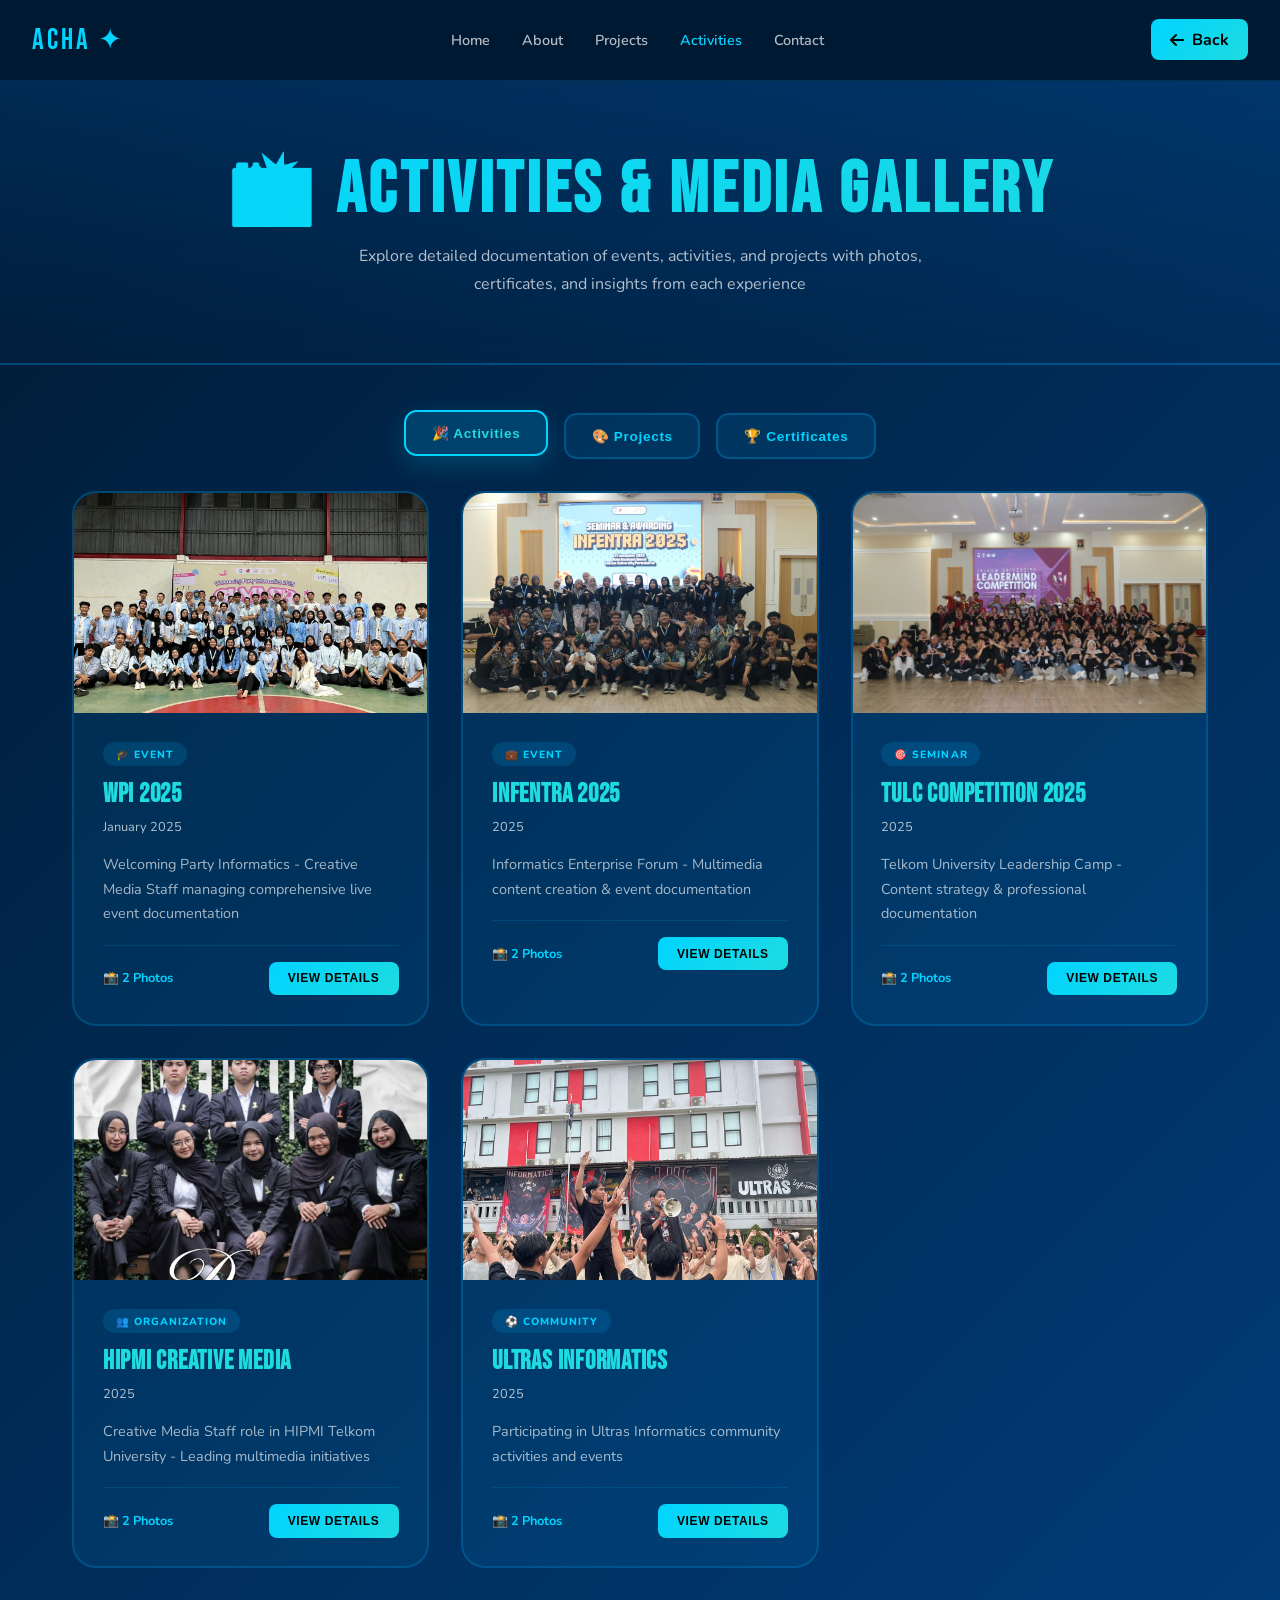
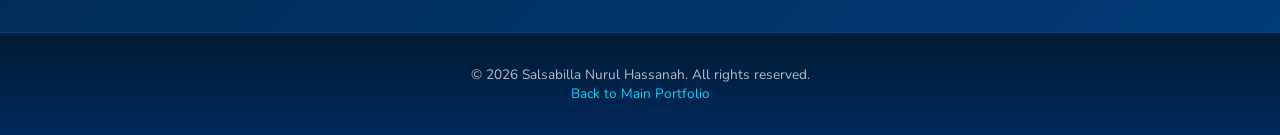
<file: activities-detail.html>
<!DOCTYPE html>
<html lang="en">
<head>
  <meta charset="UTF-8">
  <meta name="viewport" content="width=device-width, initial-scale=1.0">
  <title>Activities & Media Gallery | Salsabilla</title>
  <link rel="preconnect" href="https://fonts.googleapis.com">
  <link rel="preconnect" href="https://fonts.gstatic.com" crossorigin>
  <link href="https://fonts.googleapis.com/css2?family=Bebas+Neue&family=Nunito:wght@400;600;700;800&family=Playfair+Display:wght@700&display=swap" rel="stylesheet">
  <link rel="stylesheet" href="https://cdnjs.cloudflare.com/ajax/libs/font-awesome/6.5.0/css/all.min.css">
  <style>
    * {
      margin: 0;
      padding: 0;
      box-sizing: border-box;
    }
    
    :root {
      --b1: #001a33;
      --b3: #0066CC;
      --b4: #0078D4;
      --b5: #00B4FF;
      --b6: #1EDBE0;
      --sky: #00D4FF;
      --gold: #FFD700;
      --white: #FFFFFF;
      --text-light: rgba(255, 255, 255, 0.7);
    }
    
    html { scroll-behavior: smooth; }
    body {
      font-family: 'Nunito', sans-serif;
      background: linear-gradient(135deg, var(--b1) 0%, #003d7a 100%);
      color: #fff;
      overflow-x: hidden;
      min-height: 100vh;
    }
    
    /* NAVBAR */
    nav {
      display: flex;
      justify-content: space-between;
      align-items: center;
      padding: 1.2rem 2rem;
      background: rgba(0, 26, 51, 0.95);
      border-bottom: 1px solid rgba(0, 180, 255, 0.15);
      position: sticky;
      top: 0;
      z-index: 100;
      backdrop-filter: blur(10px);
    }
    
    .nav-logo {
      font-family: 'Bebas Neue', sans-serif;
      font-size: 1.8rem;
      letter-spacing: 0.1em;
      color: var(--sky);
    }
    
    .nav-links {
      display: flex;
      gap: 2rem;
      list-style: none;
    }
    
    .nav-links a {
      color: var(--text-light);
      text-decoration: none;
      font-weight: 600;
      transition: 0.3s;
      font-size: 0.9rem;
    }
    
    .nav-links a:hover, .nav-links a.active {
      color: var(--sky);
    }
    
    .nav-back {
      padding: 0.6rem 1.2rem;
      background: linear-gradient(135deg, var(--sky), var(--b6));
      border: none;
      border-radius: 0.5rem;
      color: #000;
      font-weight: 700;
      cursor: pointer;
      transition: 0.3s;
      text-decoration: none;
      display: inline-flex;
      align-items: center;
      gap: 0.5rem;
    }
    
    .nav-back:hover {
      transform: translateY(-3px);
      box-shadow: 0 8px 24px rgba(0, 212, 255, 0.4);
    }
    
    /* HEADER */
    .page-header {
      text-align: center;
      padding: 4rem 2rem;
      background: linear-gradient(180deg, rgba(0, 102, 204, 0.2) 0%, transparent 100%);
      border-bottom: 2px solid rgba(0, 180, 255, 0.2);
    }
    
    .page-header h1 {
      font-family: 'Bebas Neue', sans-serif;
      font-size: clamp(2.5rem, 8vw, 4.5rem);
      letter-spacing: 0.05em;
      margin-bottom: 0.5rem;
      background: linear-gradient(135deg, var(--sky), var(--b6));
      -webkit-background-clip: text;
      -webkit-text-fill-color: transparent;
      background-clip: text;
    }
    
    .page-header p {
      font-size: 1rem;
      color: var(--text-light);
      max-width: 600px;
      margin: 0 auto;
      line-height: 1.8;
    }
    
    /* CONTAINER */
    .container {
      max-width: 1200px;
      margin: 0 auto;
      padding: 0 2rem;
    }
    
    /* TAB NAVIGATION */
    .tab-nav {
      display: flex;
      gap: 1rem;
      margin: 3rem 0 2rem;
      flex-wrap: wrap;
      justify-content: center;
    }
    
    .tab-btn {
      padding: 0.8rem 1.6rem;
      background: rgba(0, 180, 255, 0.1);
      border: 2px solid rgba(0, 180, 255, 0.25);
      color: var(--sky);
      border-radius: 0.8rem;
      font-weight: 700;
      cursor: pointer;
      transition: 0.3s;
      font-size: 0.85rem;
      letter-spacing: 0.05em;
    }
    
    .tab-btn:hover, .tab-btn.active {
      border-color: var(--sky);
      background: rgba(0, 180, 255, 0.2);
      color: var(--b6);
      transform: translateY(-3px);
      box-shadow: 0 8px 24px rgba(0, 212, 255, 0.2);
    }
    
    /* TAB CONTENT */
    .tab-content {
      display: none;
      animation: fadeIn 0.5s ease;
    }
    
    .tab-content.active {
      display: block;
    }
    
    @keyframes fadeIn {
      from { opacity: 0; transform: translateY(10px); }
      to { opacity: 1; transform: translateY(0); }
    }
    
    /* ACTIVITY CARDS */
    .activity-showcase {
      display: grid;
      grid-template-columns: repeat(auto-fit, minmax(340px, 1fr));
      gap: 2rem;
      margin-bottom: 3rem;
    }
    
    .activity-card {
      background: rgba(0, 180, 255, 0.08);
      border: 2px solid rgba(0, 180, 255, 0.2);
      border-radius: 1.5rem;
      overflow: hidden;
      transition: 0.4s cubic-bezier(0.4, 0, 0.2, 1);
      cursor: pointer;
      position: relative;
    }
    
    .activity-card:hover {
      border-color: var(--sky);
      transform: translateY(-12px);
      box-shadow: 0 24px 64px rgba(0, 180, 255, 0.25);
    }
    
    .activity-img {
      width: 100%;
      height: 220px;
      background: linear-gradient(135deg, rgba(0, 102, 204, 0.3), rgba(0, 180, 255, 0.1));
      display: flex;
      align-items: center;
      justify-content: center;
      font-size: 4rem;
      position: relative;
      overflow: hidden;
    }
    
    .activity-img img {
      width: 100%;
      height: 100%;
      object-fit: cover;
      transition: 0.4s;
    }
    
    .activity-card:hover .activity-img img {
      transform: scale(1.1);
    }
    
    .activity-body {
      padding: 1.8rem;
    }
    
    .activity-tag {
      display: inline-block;
      font-size: 0.65rem;
      font-weight: 800;
      text-transform: uppercase;
      letter-spacing: 0.1em;
      background: rgba(0, 180, 255, 0.15);
      color: var(--sky);
      padding: 0.3rem 0.8rem;
      border-radius: 2rem;
      margin-bottom: 0.8rem;
    }
    
    .activity-title {
      font-family: 'Bebas Neue', sans-serif;
      font-size: 1.6rem;
      letter-spacing: 0.03em;
      margin-bottom: 0.5rem;
      color: var(--b6);
    }
    
    .activity-date {
      font-size: 0.8rem;
      color: var(--text-light);
      margin-bottom: 1rem;
    }
    
    .activity-desc {
      font-size: 0.9rem;
      color: rgba(255, 255, 255, 0.65);
      line-height: 1.7;
      margin-bottom: 1.2rem;
    }
    
    .activity-footer {
      display: flex;
      justify-content: space-between;
      align-items: center;
      padding-top: 1rem;
      border-top: 1px solid rgba(0, 180, 255, 0.15);
    }
    
    .activity-count {
      font-size: 0.8rem;
      color: var(--sky);
      font-weight: 700;
    }
    
    .view-btn {
      padding: 0.6rem 1.2rem;
      background: linear-gradient(135deg, var(--sky), var(--b6));
      border: none;
      border-radius: 0.5rem;
      color: #000;
      font-weight: 700;
      font-size: 0.75rem;
      cursor: pointer;
      transition: 0.3s;
      text-transform: uppercase;
      letter-spacing: 0.05em;
    }
    
    .view-btn:hover {
      transform: translateY(-3px);
      box-shadow: 0 8px 24px rgba(0, 212, 255, 0.4);
    }
    
    /* DETAIL MODAL */
    .modal {
      display: none;
      position: fixed;
      top: 0;
      left: 0;
      right: 0;
      bottom: 0;
      background: rgba(0, 0, 0, 0.95);
      z-index: 1000;
      align-items: center;
      justify-content: center;
      padding: 2rem;
      animation: modalFade 0.3s ease;
    }
    
    .modal.active {
      display: flex;
    }
    
    @keyframes modalFade {
      from { opacity: 0; }
      to { opacity: 1; }
    }
    
    .modal-content {
      background: linear-gradient(135deg, rgba(0, 26, 51, 0.98), rgba(0, 61, 122, 0.95));
      border: 2px solid rgba(0, 180, 255, 0.3);
      border-radius: 1.5rem;
      max-width: 900px;
      width: 100%;
      max-height: 90vh;
      overflow-y: auto;
      padding: 2.5rem;
      position: relative;
    }
    
    .modal-close {
      position: absolute;
      top: 1rem;
      right: 1rem;
      width: 40px;
      height: 40px;
      background: rgba(0, 180, 255, 0.1);
      border: 2px solid rgba(0, 180, 255, 0.25);
      border-radius: 50%;
      color: var(--sky);
      font-size: 1.2rem;
      cursor: pointer;
      display: flex;
      align-items: center;
      justify-content: center;
      transition: 0.3s;
    }
    
    .modal-close:hover {
      background: rgba(0, 180, 255, 0.25);
      border-color: var(--sky);
    }
    
    .modal-gallery {
      display: grid;
      grid-template-columns: repeat(auto-fit, minmax(200px, 1fr));
      gap: 1rem;
      margin: 2rem 0;
    }
    
    .modal-photo {
      aspect-ratio: 1;
      border-radius: 1rem;
      overflow: hidden;
      border: 2px solid rgba(0, 180, 255, 0.2);
      cursor: pointer;
      transition: 0.3s;
    }
    
    .modal-photo img {
      width: 100%;
      height: 100%;
      object-fit: cover;
      transition: 0.3s;
    }
    
    .modal-photo:hover img {
      transform: scale(1.1);
    }
    
    /* PROJECT SHOWCASE */
    .project-section {
      margin: 3rem 0;
    }
    
    .project-showcase {
      display: grid;
      grid-template-columns: repeat(auto-fit, minmax(300px, 1fr));
      gap: 2rem;
    }
    
    .project-card {
      background: rgba(30, 219, 224, 0.08);
      border: 2px solid rgba(30, 219, 224, 0.2);
      border-radius: 1.3rem;
      overflow: hidden;
      transition: 0.4s;
      cursor: pointer;
    }
    
    .project-card:hover {
      border-color: var(--b6);
      transform: translateY(-10px);
      box-shadow: 0 20px 60px rgba(30, 219, 224, 0.2);
    }
    
    .project-img {
      width: 100%;
      height: 200px;
      background: linear-gradient(135deg, rgba(30, 219, 224, 0.2), rgba(0, 180, 255, 0.1));
      display: flex;
      align-items: center;
      justify-content: center;
      font-size: 3rem;
    }
    
    .project-body {
      padding: 1.5rem;
    }
    
    .project-type {
      font-size: 0.7rem;
      font-weight: 800;
      text-transform: uppercase;
      letter-spacing: 0.1em;
      color: var(--b6);
      margin-bottom: 0.5rem;
    }
    
    .project-title {
      font-family: 'Bebas Neue', sans-serif;
      font-size: 1.4rem;
      margin-bottom: 0.5rem;
      letter-spacing: 0.03em;
    }
    
    .project-desc {
      font-size: 0.85rem;
      color: var(--text-light);
      line-height: 1.6;
      margin-bottom: 1rem;
    }
    
    .project-tech {
      display: flex;
      flex-wrap: wrap;
      gap: 0.5rem;
    }
    
    .tech-tag {
      font-size: 0.7rem;
      padding: 0.3rem 0.7rem;
      background: rgba(0, 180, 255, 0.12);
      border: 1px solid rgba(0, 180, 255, 0.2);
      border-radius: 1rem;
      color: var(--sky);
      font-weight: 700;
    }
    
    /* FOOTER */
    footer {
      background: linear-gradient(180deg, var(--b1) 0%, #002a5c 100%);
      border-top: 1px solid rgba(0, 180, 255, 0.15);
      padding: 2rem;
      text-align: center;
      margin-top: 4rem;
    }
    
    .footer-text {
      color: var(--text-light);
      font-size: 0.85rem;
    }
    
    /* RESPONSIVE */
    @media (max-width: 768px) {
      nav { padding: 1rem; }
      .nav-links { display: none; }
      .page-header { padding: 2rem 1.5rem; }
      .modal-content { padding: 1.5rem; }
      .activity-showcase { grid-template-columns: 1fr; }
    }
  </style>
</head>
<body>
  <!-- NAVBAR -->
  <nav>
    <div class="nav-logo">ACHA ✦</div>
    <ul class="nav-links">
      <li><a href="index.html">Home</a></li>
      <li><a href="index.html#about">About</a></li>
      <li><a href="index.html#projects">Projects</a></li>
      <li><a href="#activities" class="active">Activities</a></li>
      <li><a href="index.html#contact">Contact</a></li>
    </ul>
    <a href="index.html" class="nav-back"><i class="fas fa-arrow-left"></i> Back</a>
  </nav>

  <!-- HEADER -->
  <div class="page-header">
    <h1>📸 ACTIVITIES & MEDIA GALLERY</h1>
    <p>Explore detailed documentation of events, activities, and projects with photos, certificates, and insights from each experience</p>
  </div>

  <!-- MAIN CONTENT -->
  <div class="container">
    <!-- TAB NAVIGATION -->
    <div class="tab-nav">
      <button class="tab-btn active" data-tab="activities">🎉 Activities</button>
      <button class="tab-btn" data-tab="projects">🎨 Projects</button>
      <button class="tab-btn" data-tab="certificates">🏆 Certificates</button>
    </div>

    <!-- TAB 1: ACTIVITIES -->
    <div class="tab-content active" id="activities">
      <div class="activity-showcase">
        <!-- WPI -->
        <div class="activity-card" onclick="openActivityModal('wpi')">
          <div class="activity-img">
            <img src="assets/img/galery/WPI (Welcoming Party Informatics) 2025.jpeg" alt="WPI">
          </div>
          <div class="activity-body">
            <span class="activity-tag">🎓 Event</span>
            <h3 class="activity-title">WPI 2025</h3>
            <p class="activity-date">January 2025</p>
            <p class="activity-desc">Welcoming Party Informatics - Creative Media Staff managing comprehensive live event documentation</p>
            <div class="activity-footer">
              <span class="activity-count">📸 2 Photos</span>
              <button class="view-btn">View Details</button>
            </div>
          </div>
        </div>

        <!-- INFENTRA -->
        <div class="activity-card" onclick="openActivityModal('infentra')">
          <div class="activity-img">
            <img src="assets/img/galery/INFENTRA (Informatika Event & Karya) 2025.jpeg" alt="INFENTRA">
          </div>
          <div class="activity-body">
            <span class="activity-tag">💼 Event</span>
            <h3 class="activity-title">INFENTRA 2025</h3>
            <p class="activity-date">2025</p>
            <p class="activity-desc">Informatics Enterprise Forum - Multimedia content creation & event documentation</p>
            <div class="activity-footer">
              <span class="activity-count">📸 2 Photos</span>
              <button class="view-btn">View Details</button>
            </div>
          </div>
        </div>

        <!-- TULC -->
        <div class="activity-card" onclick="openActivityModal('tulc')">
          <div class="activity-img">
            <img src="assets/img/galery/TULC (Telkom University Leadermind Competition) 2025.jpeg" alt="TULC">
          </div>
          <div class="activity-body">
            <span class="activity-tag">🎯 Seminar</span>
            <h3 class="activity-title">TULC Competition 2025</h3>
            <p class="activity-date">2025</p>
            <p class="activity-desc">Telkom University Leadership Camp - Content strategy & professional documentation</p>
            <div class="activity-footer">
              <span class="activity-count">📸 2 Photos</span>
              <button class="view-btn">View Details</button>
            </div>
          </div>
        </div>

        <!-- HIPMI -->
        <div class="activity-card" onclick="openActivityModal('hipmi')">
          <div class="activity-img">
            <img src="assets/img/galery/FOTO DEPARTEMEN MEDIA KREATIF.jpg" alt="HIPMI">
          </div>
          <div class="activity-body">
            <span class="activity-tag">👥 Organization</span>
            <h3 class="activity-title">HIPMI Creative Media</h3>
            <p class="activity-date">2025</p>
            <p class="activity-desc">Creative Media Staff role in HIPMI Telkom University - Leading multimedia initiatives</p>
            <div class="activity-footer">
              <span class="activity-count">📸 2 Photos</span>
              <button class="view-btn">View Details</button>
            </div>
          </div>
        </div>

        <!-- ULTRAS -->
        <div class="activity-card" onclick="openActivityModal('ultras')">
          <div class="activity-img">
            <img src="assets/img/galery/ULTRAS.jpeg" alt="Ultras">
          </div>
          <div class="activity-body">
            <span class="activity-tag">⚽ Community</span>
            <h3 class="activity-title">Ultras Informatics</h3>
            <p class="activity-date">2025</p>
            <p class="activity-desc">Participating in Ultras Informatics community activities and events</p>
            <div class="activity-footer">
              <span class="activity-count">📸 2 Photos</span>
              <button class="view-btn">View Details</button>
            </div>
          </div>
        </div>
      </div>
    </div>

    <!-- TAB 2: PROJECTS -->
    <div class="tab-content" id="projects">
      <div class="project-section">
        <div class="project-showcase">
          <!-- Project 1: Cantene -->
          <div class="project-card" onclick="openProjectModal('cantene')">
            <div class="project-img">🍽️</div>
            <div class="project-body">
              <div class="project-type">UI/UX Design</div>
              <h3 class="project-title">Cantene Food Ordering</h3>
              <p class="project-desc">Complete food ordering platform with modern design, system documentation, use cases, and ERD</p>
              <div class="project-tech">
                <span class="tech-tag">Figma</span>
                <span class="tech-tag">UI/UX</span>
                <span class="tech-tag">Design</span>
              </div>
            </div>
          </div>

          <!-- Project 2: BNSP -->
          <div class="project-card" onclick="openProjectModal('bnsp')">
            <div class="project-img">🏆</div>
            <div class="project-body">
              <div class="project-type">Web Development</div>
              <h3 class="project-title">BNSP Certification Project</h3>
              <p class="project-desc">Community Complaint Reporting System - Achieved Competent status in Junior Programmer Certification</p>
              <div class="project-tech">
                <span class="tech-tag">Laravel</span>
                <span class="tech-tag">MySQL</span>
                <span class="tech-tag">PHP</span>
              </div>
            </div>
          </div>

          <!-- Project 3: Graphic Design -->
          <div class="project-card" onclick="openProjectModal('graphic')">
            <div class="project-img">🎨</div>
            <div class="project-body">
              <div class="project-type">Graphic Design</div>
              <h3 class="project-title">Social Media & Branding</h3>
              <p class="project-desc">Visual assets and social media content creation for university organizations with brand consistency</p>
              <div class="project-tech">
                <span class="tech-tag">Canva</span>
                <span class="tech-tag">Adobe</span>
                <span class="tech-tag">Design</span>
              </div>
            </div>
          </div>

          <!-- Project 4: Portfolio -->
          <div class="project-card" onclick="openProjectModal('portfolio')">
            <div class="project-img">🌐</div>
            <div class="project-body">
              <div class="project-type">Web Development</div>
              <h3 class="project-title">Portfolio Website</h3>
              <p class="project-desc">Modern interactive portfolio with custom animations, bright beach blue theme, and fully responsive design</p>
              <div class="project-tech">
                <span class="tech-tag">HTML</span>
                <span class="tech-tag">CSS</span>
                <span class="tech-tag">JavaScript</span>
              </div>
            </div>
          </div>

          <!-- Project 5: Event Media -->
          <div class="project-card" onclick="openProjectModal('eventmedia')">
            <div class="project-img">📹</div>
            <div class="project-body">
              <div class="project-type">Media Production</div>
              <h3 class="project-title">Event Media Management</h3>
              <p class="project-desc">Professional documentation for WPI, TULC, INFENTRA & Market Day with photography, videography & editing</p>
              <div class="project-tech">
                <span class="tech-tag">Photography</span>
                <span class="tech-tag">Video</span>
                <span class="tech-tag">Editing</span>
              </div>
            </div>
          </div>

          <!-- Project 6: Coming Soon -->
          <div class="project-card">
            <div class="project-img">🚀</div>
            <div class="project-body">
              <div class="project-type">In Development</div>
              <h3 class="project-title">More Projects Coming</h3>
              <p class="project-desc">Currently working on exciting new projects combining web development, design, and creative media</p>
              <div class="project-tech">
                <span class="tech-tag">2026</span>
                <span class="tech-tag">Innovation</span>
              </div>
            </div>
          </div>
        </div>
      </div>
    </div>

    <!-- TAB 3: CERTIFICATES -->
    <div class="tab-content" id="certificates">
      <p style="text-align: center; color: var(--text-light); margin: 3rem 0; font-size: 1rem; line-height: 1.8;">
        I have earned <strong style="color: var(--sky);">19 Professional Certificates</strong> across various domains including:
      </p>
      <div class="activity-showcase">
        <!-- Certificate cards can be added here -->
        <div class="activity-card">
          <div class="activity-img" style="background: linear-gradient(135deg, rgba(0, 180, 255, 0.3), rgba(30, 219, 224, 0.2));">
            🏅
          </div>
          <div class="activity-body">
            <span class="activity-tag">CERTIFICATION</span>
            <h3 class="activity-title">BNSP Junior Programmer</h3>
            <p class="activity-desc">Official certification achieving "Competent" status in Junior Programmer competency assessment</p>
            <div class="activity-footer">
              <span class="activity-count">Status: Competent ✓</span>
            </div>
          </div>
        </div>
        
        <p style="grid-column: 1 / -1; text-align: center; color: var(--text-light); margin: 2rem 0;">
          View all 13 certificates in the main portfolio certificates section 👉 <a href="index.html#certificates" style="color: var(--sky); text-decoration: underline;">Go to Certificates</a>
        </p>
      </div>
    </div>
  </div>

  <!-- ACTIVITY MODALS -->
  <div class="modal" id="wpiModal">
    <div class="modal-content">
      <span class="modal-close" onclick="closeModal('wpi')">×</span>
      <h2 style="color: var(--sky); margin-bottom: 1rem; font-family: 'Bebas Neue';">🎓 WPI 2025 - Welcoming Party Informatics</h2>
      <p style="color: var(--text-light); line-height: 1.8; margin-bottom: 1.5rem;">
        <strong>Welcoming Party Informatics (WPI)</strong> adalah acara tahunan untuk menyambut mahasiswa baru Informatics Program di Telkom University. 
        Saya berperan sebagai <strong>Creative Media Staff</strong>, bertanggung jawab atas dokumentasi visual profesional termasuk fotografi, videografi, dan live streaming.
        <br><br>
        <strong>Responsibility:</strong> Live event coverage, professional photography, videography, content creation for social media, dan live streaming management.
      </p>
      <h3 style="color: var(--b6); margin: 1.5rem 0 1rem;">Photo Documentation</h3>
      <div class="modal-gallery">
        <div class="modal-photo">
          <img src="assets/img/galery/WPI (Welcoming Party Informatics) 2025.jpeg" alt="WPI Team Photo">
        </div>
        <div class="modal-photo">
          <img src="assets/img/galery/as Media Creative Staff at Event WPI (Welcoming Party Informatics) 2025.jpeg" alt="WPI Staff Documentation">
        </div>
      </div>
      <div style="background: rgba(0, 180, 255, 0.1); border: 1px solid rgba(0, 180, 255, 0.2); border-radius: 1rem; padding: 1.5rem; margin-top: 1.5rem;">
        <h4 style="color: var(--sky); margin-bottom: 0.8rem;">📊 Event Stats:</h4>
        <ul style="color: var(--text-light); list-style: none;">
          <li>✓ 500+ attendees documented</li>
          <li>✓ 50+ high-quality photos</li>
          <li>✓ Professional video footage</li>
          <li>✓ Live streaming coordination</li>
        </ul>
      </div>
    </div>
  </div>

  <div class="modal" id="infentraModal">
    <div class="modal-content">
      <span class="modal-close" onclick="closeModal('infentra')">×</span>
      <h2 style="color: var(--b6); margin-bottom: 1rem; font-family: 'Bebas Neue';">💼 INFENTRA - Informatics Enterprise Forum</h2>
      <p style="color: var(--text-light); line-height: 1.8; margin-bottom: 1.5rem;">
        <strong>INFENTRA (Informatics Enterprise Forum)</strong> adalah forum yang menghadirkan profesional dan entrepreneur dari industri teknologi. 
        Sebagai <strong>Multimedia Content Creator</strong>, saya menangani dokumentasi event, pembuatan konten visual, dan manajemen aset digital.
        <br><br>
        <strong>Responsibility:</strong> Event documentation, social media content creation, visual asset design, dan digital archive management.
      </p>
      <h3 style="color: var(--b6); margin: 1.5rem 0 1rem;">Photo Documentation</h3>
      <div class="modal-gallery">
        <div class="modal-photo">
          <img src="assets/img/galery/INFENTRA (Informatika Event & Karya) 2025.jpeg" alt="INFENTRA Full Team">
        </div>
        <div class="modal-photo">
          <img src="assets/img/galery/as Media Creative Staff at INFENTRA (Informatika Event & Karya) 2025.jpeg" alt="INFENTRA Team">
        </div>
      </div>
      <div style="background: rgba(30, 219, 224, 0.1); border: 1px solid rgba(30, 219, 224, 0.2); border-radius: 1rem; padding: 1.5rem; margin-top: 1.5rem;">
        <h4 style="color: var(--b6); margin-bottom: 0.8rem;">📊 Event Stats:</h4>
        <ul style="color: var(--text-light); list-style: none;">
          <li>✓ Multiple session coverage</li>
          <li>✓ 100+ photos catalogued</li>
          <li>✓ Social media content package</li>
          <li>✓ Professional editing</li>
        </ul>
      </div>
    </div>
  </div>

  <div class="modal" id="tulcModal">
    <div class="modal-content">
      <span class="modal-close" onclick="closeModal('tulc')">×</span>
      <h2 style="color: var(--b6); margin-bottom: 1rem; font-family: 'Bebas Neue';">🎯 TULC Leadermind - Leadership Development</h2>
      <p style="color: var(--text-light); line-height: 1.8; margin-bottom: 1.5rem;">
        <strong>TULC (Telkom University Leadership Camp) Leadermind</strong> adalah program pengembangan kepemimpinan untuk mahasiswa dengan fokus pada personal growth dan leadership skills. 
        Saya berkontribusi dalam dokumentasi visual dan konten creation untuk merekam pengalaman peserta.
        <br><br>
        <strong>Responsibility:</strong> Workshop documentation, participant photos, content creation, dan promotional material design.
      </p>
      <h3 style="color: var(--b6); margin: 1.5rem 0 1rem;">Photo Documentation</h3>
      <div class="modal-gallery">
        <div class="modal-photo">
          <img src="assets/img/galery/TULC (Telkom University Leadermind Competition) 2025.jpeg" alt="TULC Team">
        </div>
        <div class="modal-photo">
          <img src="assets/img/galery/as Media Creative Staff at TULC (Telkom University Leadermind Competition) 2025.jpeg" alt="TULC Staff Documentation">
        </div>
      </div>
      <div style="background: rgba(0, 180, 255, 0.1); border: 1px solid rgba(0, 180, 255, 0.2); border-radius: 1rem; padding: 1.5rem; margin-top: 1.5rem;">
        <h4 style="color: var(--sky); margin-bottom: 0.8rem;">📊 Event Stats:</h4>
        <ul style="color: var(--text-light); list-style: none;">
          <li>✓ 3-day program documentation</li>
          <li>✓ 150+ participants</li>
          <li>✓ Workshop & activity photos</li>
          <li>✓ Participant testimonials captured</li>
        </ul>
      </div>
    </div>
  </div>

  <div class="modal" id="hipmiModal">
    <div class="modal-content">
      <span class="modal-close" onclick="closeModal('hipmi')">×</span>
      <h2 style="color: var(--b6); margin-bottom: 1rem; font-family: 'Bebas Neue';">👥 HIPMI Creative Media Staff</h2>
      <p style="color: var(--text-light); line-height: 1.8; margin-bottom: 1.5rem;">
        <strong>HIPMI (Himpunan Mahasiswa Program Informatika)</strong> adalah organisasi mahasiswa Program Informatika. Sebagai anggota <strong>Creative Media Staff</strong>, 
        saya memimpin inisiatif multimedia termasuk content strategy, production, dan digital asset management untuk semua kegiatan organisasi.
        <br><br>
        <strong>Responsibility:</strong> Content strategy leadership, multimedia production, social media management, event documentation, dan team coordination.
      </p>
      <h3 style="color: var(--b6); margin: 1.5rem 0 1rem;">Photo Documentation</h3>
      <div class="modal-gallery">
        <div class="modal-photo">
          <img src="assets/img/galery/FOTO DEPARTEMEN MEDIA KREATIF.jpg" alt="HIPMI Department Photo">
        </div>
        <div class="modal-photo">
          <img src="assets/img/galery/Foto Hipmi Medkraf.jpg" alt="HIPMI Media Creative staff">
        </div>
      </div>
      <div style="background: rgba(30, 219, 224, 0.1); border: 1px solid rgba(30, 219, 224, 0.2); border-radius: 1rem; padding: 1.5rem; margin-top: 1.5rem;">
        <h4 style="color: var(--b6); margin-bottom: 0.8rem;">📊 Ongoing Responsibilities:</h4>
        <ul style="color: var(--text-light); list-style: none;">
          <li>✓ Monthly event documentation</li>
          <li>✓ Social media content creation</li>
          <li>✓ Digital archive management</li>
          <li>✓ Team mentorship & leadership</li>
        </ul>
      </div>
    </div>
  </div>

  <div class="modal" id="ultrasModal">
    <div class="modal-content">
      <span class="modal-close" onclick="closeModal('ultras')">×</span>
      <h2 style="color: var(--sky); margin-bottom: 1rem; font-family: 'Bebas Neue';">⚽ Ultras Informatics Community</h2>
      <p style="color: var(--text-light); line-height: 1.8; margin-bottom: 1.5rem;">
        <strong>Ultras Informatics</strong> adalah komunitas suporter yang dinamis dalam Program Informatika, fokus pada event olahraga, gathering, dan community building. 
        Partisipasi saya dalam komunitas ini mencerminkan engagement dalam university life dan team spirit.
        <br><br>
        <strong>Involvement:</strong> Event attendance, community activities, sports events support, dan networking.
      </p>
      <h3 style="color: var(--b6); margin: 1.5rem 0 1rem;">Photo Documentation</h3>
      <div class="modal-gallery">
        <div class="modal-photo">
          <img src="assets/img/galery/ULTRAS.jpeg" alt="Ultras Activity">
        </div>
        <div class="modal-photo">
          <img src="assets/img/galery/ULTRAS INFORMATICS ENGINEERING.jpeg" alt="Ultras Informatics Engineering">
        </div>
      </div>
      <div style="background: rgba(0, 180, 255, 0.1); border: 1px solid rgba(0, 180, 255, 0.2); border-radius: 1rem; padding: 1.5rem; margin-top: 1.5rem;">
        <h4 style="color: var(--sky); margin-bottom: 0.8rem;">📊 Community Engagement:</h4>
        <ul style="color: var(--text-light); list-style: none;">
          <li>✓ Regular event participation</li>
          <li>✓ Community activities</li>
          <li>✓ Networking with peers</li>
          <li>✓ Team spirit & collaboration</li>
        </ul>
      </div>
    </div>
  </div>

  <!-- PROJECT MODALS -->
  <div class="modal" id="canteneModal">
    <div class="modal-content">
      <span class="modal-close" onclick="closeModal('cantene')">×</span>
      <h2 style="color: var(--b6); margin-bottom: 1rem; font-family: 'Bebas Neue';">🍽️ Cantene Food Ordering Platform</h2>
      <p style="color: var(--text-light); line-height: 1.8; margin-bottom: 1.5rem;">
        <strong>Project Type:</strong> UI/UX Design Project<br>
        <strong>Duration:</strong> 3 months<br>
        <strong>Overview:</strong> Complete food ordering platform designed with modern UI/UX principles. Project includes full system documentation, user journey mapping, use case diagrams, and database ERD.
      </p>
      <h3 style="color: var(--sky); margin-bottom: 1rem;">🎯 Key Deliverables:</h3>
      <ul style="color: var(--text-light); list-style: none; margin-bottom: 1.5rem;">
        <li>✓ High-fidelity UI mockups</li>
        <li>✓ Wireframes & user flows</li>
        <li>✓ System documentation</li>
        <li>✓ Use case diagrams</li>
        <li>✓ Database ERD design</li>
        <li>✓ Design system & guidelines</li>
      </ul>
      <h3 style="color: var(--sky); margin-bottom: 1rem;">🔧 Tools & Technologies:</h3>
      <div class="project-tech">
        <span class="tech-tag">Figma</span>
        <span class="tech-tag">UI/UX Design</span>
        <span class="tech-tag">Design Thinking</span>
      </div>
    </div>
  </div>

  <div class="modal" id="bnspModal">
    <div class="modal-content">
      <span class="modal-close" onclick="closeModal('bnsp')">×</span>
      <h2 style="color: var(--sky); margin-bottom: 1rem; font-family: 'Bebas Neue';">🏆 BNSP Certification Project</h2>
      <p style="color: var(--text-light); line-height: 1.8; margin-bottom: 1.5rem;">
        <strong>Project Type:</strong> Web Development (Full Stack)<br>
        <strong>Certification:</strong> BNSP Junior Programmer - <span style="color: var(--sky); font-weight: 700;">COMPETENT ✓</span><br>
        <strong>Overview:</strong> Community Complaint Reporting System built as part of BNSP Junior Programmer Certification assessment. Successfully achieved "Competent" status demonstrating strong programming fundamentals.
      </p>
      <h3 style="color: var(--sky); margin-bottom: 1rem;">🎯 Project Features:</h3>
      <ul style="color: var(--text-light); list-style: none; margin-bottom: 1.5rem;">
        <li>✓ User authentication & authorization</li>
        <li>✓ Complaint submission system</li>
        <li>✓ Admin dashboard</li>
        <li>✓ Real-time notifications</li>
        <li>✓ Database management</li>
        <li>✓ Responsive design</li>
      </ul>
      <h3 style="color: var(--sky); margin-bottom: 1rem;">🔧 Technologies Used:</h3>
      <div class="project-tech">
        <span class="tech-tag">Laravel</span>
        <span class="tech-tag">PHP</span>
        <span class="tech-tag">MySQL</span>
        <span class="tech-tag">HTML/CSS</span>
      </div>
    </div>
  </div>

  <div class="modal" id="graphicModal">
    <div class="modal-content">
      <span class="modal-close" onclick="closeModal('graphic')">×</span>
      <h2 style="color: var(--b6); margin-bottom: 1rem; font-family: 'Bebas Neue';">🎨 Graphic Design & Social Media</h2>
      <p style="color: var(--text-light); line-height: 1.8; margin-bottom: 1.5rem;">
        <strong>Project Type:</strong> Graphic Design & Brand Development<br>
        <strong>Client:</strong> University Organizations (HIPMI, INFENTRA, WPI)<br>
        <strong>Overview:</strong> Created comprehensive visual assets and social media content for various university organizations, maintaining brand consistency and creative excellence.
      </p>
      <h3 style="color: var(--sky); margin-bottom: 1rem;">📊 Deliverables:</h3>
      <ul style="color: var(--text-light); list-style: none; margin-bottom: 1.5rem;">
        <li>✓ Social media graphics (Instagram, TikTok)</li>
        <li>✓ Event posters & banners</li>
        <li>✓ Logo design & brand guidelines</li>
        <li>✓ Infographics & data visualization</li>
        <li>✓ Promotional materials</li>
        <li>✓ Consistent brand identity</li>
      </ul>
      <h3 style="color: var(--sky); margin-bottom: 1rem;">🔧 Tools & Technologies:</h3>
      <div class="project-tech">
        <span class="tech-tag">Canva</span>
        <span class="tech-tag">Adobe Creative Suite</span>
        <span class="tech-tag">Design Thinking</span>
      </div>
    </div>
  </div>

  <div class="modal" id="portfolioModal">
    <div class="modal-content">
      <span class="modal-close" onclick="closeModal('portfolio')">×</span>
      <h2 style="color: var(--sky); margin-bottom: 1rem; font-family: 'Bebas Neue';">🌐 Portfolio Website</h2>
      <p style="color: var(--text-light); line-height: 1.8; margin-bottom: 1.5rem;">
        <strong>Project Type:</strong> Web Development (Frontend)<br>
        <strong>Current:</strong> This website!<br>
        <strong>Overview:</strong> Modern, interactive portfolio website showcasing skills, projects, and achievements. Features custom animations, bright beach-blue theme, fully responsive design, and interactive elements.
      </p>
      <h3 style="color: var(--sky); margin-bottom: 1rem;">✨ Features:</h3>
      <ul style="color: var(--text-light); list-style: none; margin-bottom: 1.5rem;">
        <li>✓ Custom animations & transitions</li>
        <li>✓ Bright beach-blue theme</li>
        <li>✓ Fully responsive design</li>
        <li>✓ Interactive components</li>
        <li>✓ Smooth scrolling</li>
        <li>✓ Optimized performance</li>
      </ul>
      <h3 style="color: var(--sky); margin-bottom: 1rem;">🔧 Technologies Used:</h3>
      <div class="project-tech">
        <span class="tech-tag">HTML5</span>
        <span class="tech-tag">CSS3</span>
        <span class="tech-tag">JavaScript</span>
        <span class="tech-tag">Responsive Design</span>
      </div>
    </div>
  </div>

  <div class="modal" id="eventmediaModal">
    <div class="modal-content">
      <span class="modal-close" onclick="closeModal('eventmedia')">×</span>
      <h2 style="color: var(--b6); margin-bottom: 1rem; font-family: 'Bebas Neue';">📹 Event Media Management</h2>
      <p style="color: var(--text-light); line-height: 1.8; margin-bottom: 1.5rem;">
        <strong>Project Type:</strong> Media Production & Documentation<br>
        <strong>Events Covered:</strong> WPI, TULC, INFENTRA, Market Day<br>
        <strong>Overview:</strong> Professional documentation for major university events including photography, videography, live streaming, and post-production editing. Comprehensive media package for promotional and archival purposes.
      </p>
      <h3 style="color: var(--sky); margin-bottom: 1rem;">📹 Deliverables:</h3>
      <ul style="color: var(--text-light); list-style: none; margin-bottom: 1.5rem;">
        <li>✓ High-quality photography</li>
        <li>✓ Professional videography</li>
        <li>✓ Live streaming coordination</li>
        <li>✓ Video editing & post-production</li>
        <li>✓ Social media content packages</li>
        <li>✓ Digital asset archiving</li>
      </ul>
      <h3 style="color: var(--sky); margin-bottom: 1rem;">🔧 Equipment & Software:</h3>
      <div class="project-tech">
        <span class="tech-tag">Professional Camera</span>
        <span class="tech-tag">Video Editing</span>
        <span class="tech-tag">Adobe Premiere</span>
        <span class="tech-tag">Live Streaming</span>
      </div>
    </div>
  </div>

  <!-- FOOTER -->
  <footer>
    <p class="footer-text">
      © 2026 Salsabilla Nurul Hassanah. All rights reserved. 
      <br>
      <a href="index.html" style="color: var(--sky); text-decoration: none;">Back to Main Portfolio</a>
    </p>
  </footer>

  <script>
    // Tab Navigation
    document.querySelectorAll('.tab-btn').forEach(btn => {
      btn.addEventListener('click', (e) => {
        const tab = e.target.dataset.tab;
        
        document.querySelectorAll('.tab-btn').forEach(b => b.classList.remove('active'));
        document.querySelectorAll('.tab-content').forEach(c => c.classList.remove('active'));
        
        e.target.classList.add('active');
        document.getElementById(tab).classList.add('active');
      });
    });

    // Modal Functions
    function openActivityModal(type) {
      const modalId = type + 'Modal';
      document.getElementById(modalId).classList.add('active');
    }

    function openProjectModal(type) {
      const modalId = type + 'Modal';
      document.getElementById(modalId).classList.add('active');
    }

    function closeModal(type) {
      const modalId = type + 'Modal';
      document.getElementById(modalId).classList.remove('active');
    }

    // Close modal when clicking outside
    window.addEventListener('click', (e) => {
      if (e.target.classList.contains('modal')) {
        e.target.classList.remove('active');
      }
    });

    // Smooth scroll for nav links
    document.querySelectorAll('a[href*="#"]').forEach(link => {
      link.addEventListener('click', (e) => {
        if (link.getAttribute('href') !== '#') {
          const target = document.querySelector(link.getAttribute('href'));
          if (target) {
            e.preventDefault();
            target.scrollIntoView({ behavior: 'smooth' });
          }
        }
      });
    });
  </script>
</body>
</html>
</file>
